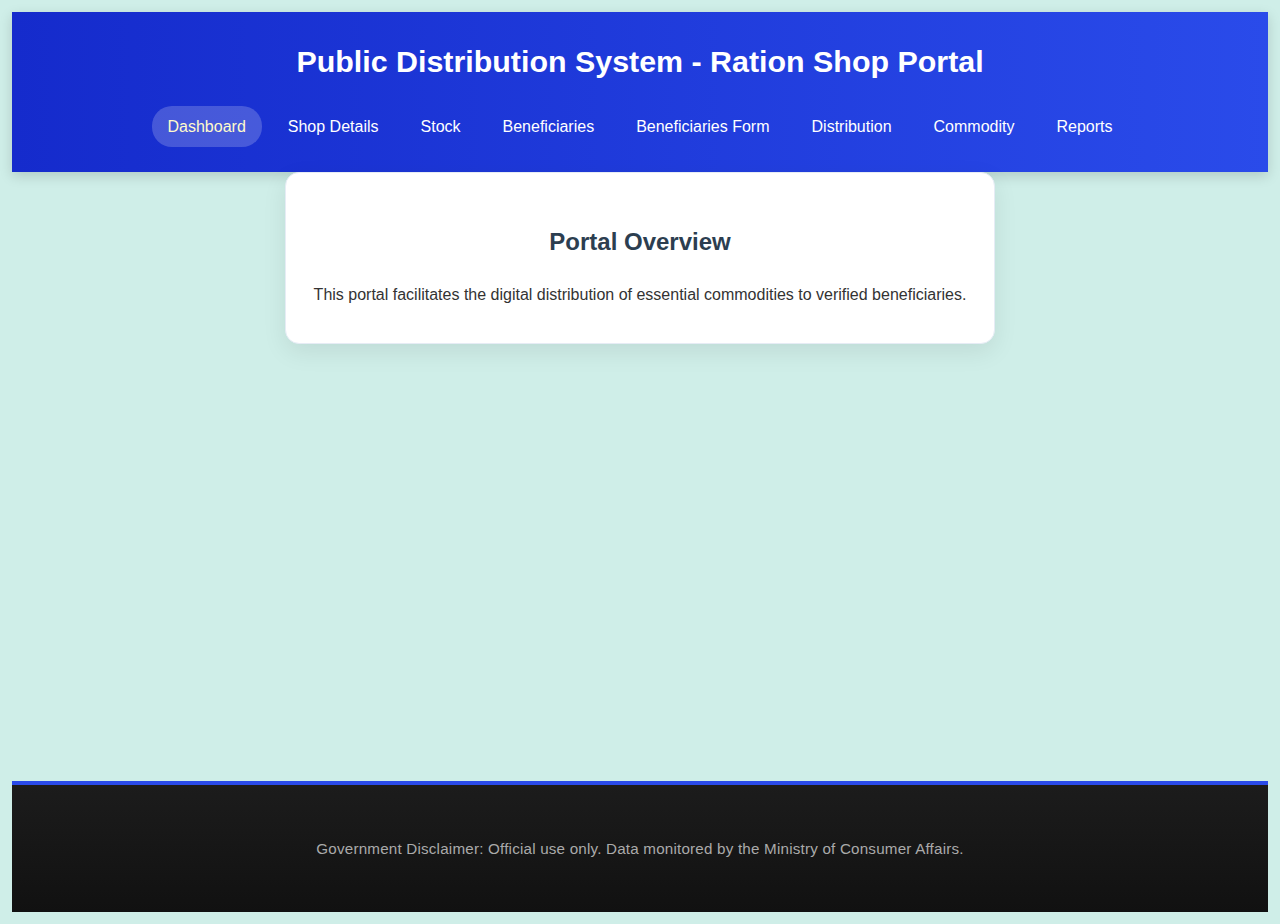
<file: Exp 1/index.html>
<!DOCTYPE html>
<html lang="en">
<head>
    <meta charset="UTF-8">
    <meta name="viewport" content="width=device-width, initial-scale=1.0">
    <title>Public Distribution System</title>
    <link rel="stylesheet" href="style.css">
</head>
<body class="home-page">

    <header>
        <h1>Public Distribution System - Ration Shop Portal</h1>
        <nav>
            <a href="index.html" class="active">Dashboard</a>
            <a href="card-details.html">Shop Details</a>
            <a href="stock-list.html">Stock</a>
            <a href="beneficiary-category.html">Beneficiaries</a>
            <a href="beneficiary-form.html">Beneficiaries Form</a>
            <a href="distribution-table.html">Distribution</a>
            <a href="commodity-gallery.html">Commodity</a>
            <a href="important-links.html">Reports</a>
        </nav>
    </header>


    <main>
        <h2>Portal Overview</h2>
        <p>This portal facilitates the digital distribution of essential commodities to verified beneficiaries.</p>        
    </main>

    <footer class="home-footer">
        <p>Government Disclaimer: Official use only. Data monitored by the Ministry of Consumer Affairs.</p>
    </footer>

    <script src="javascript/script.js"></script>
</body>
</html>
</file>
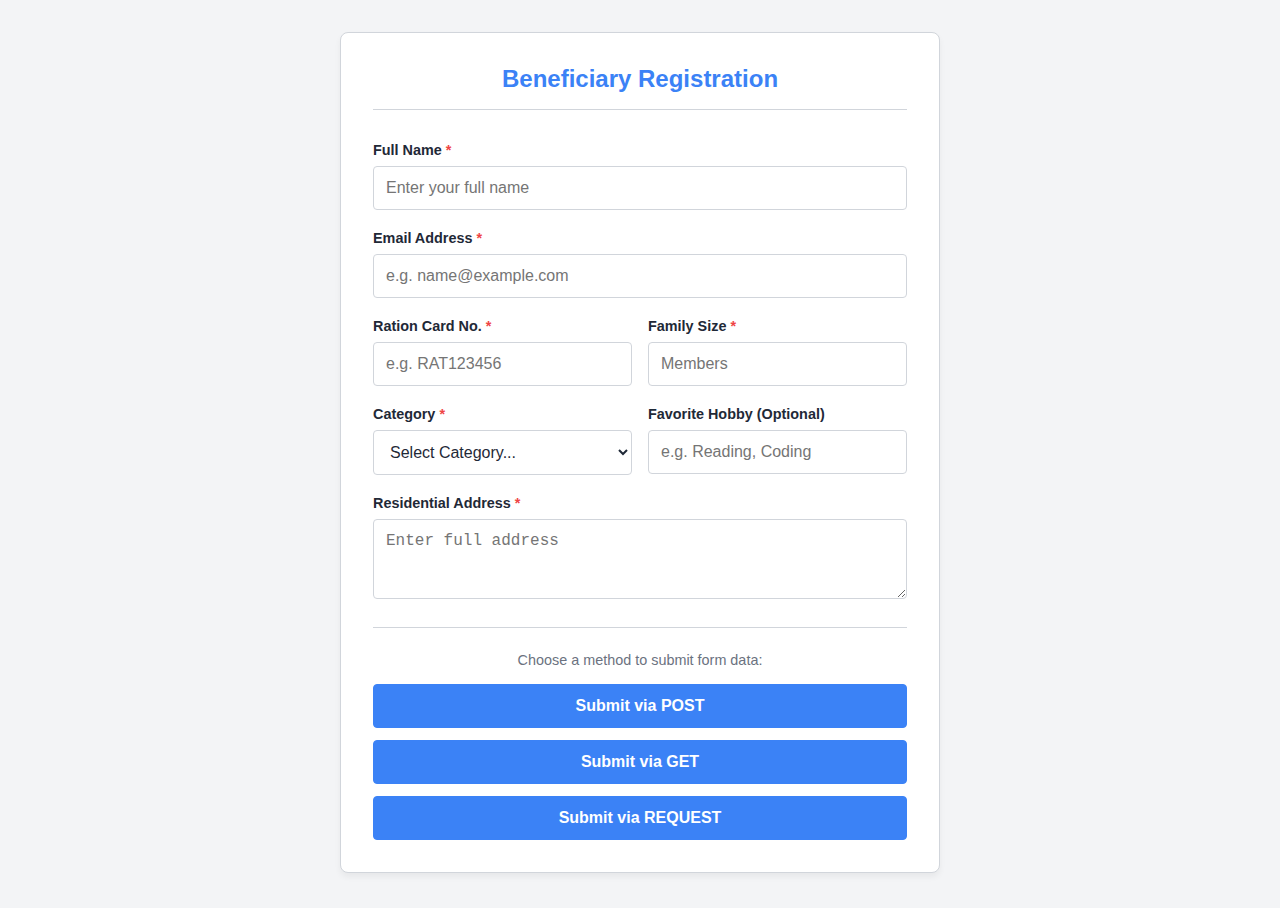
<file: Exp_2/index.html>
<!doctype html>
<html lang="en">
  <head>
    <meta charset="UTF-8" />
    <meta name="viewport" content="width=device-width, initial-scale=1.0" />
    <title>Dynamic PHP Web Application</title>
    <link href="https://fonts.googleapis.com/css2?family=Outfit:wght@300;400;600;700&display=swap" rel="stylesheet">
    <link rel="stylesheet" href="style.css" />
  </head>
  <body>
    <div class="background-elements">
      <div class="blob blob-1"></div>
      <div class="blob blob-2"></div>
    </div>
    
    <div class="container-card form-wrapper">
      <div class="header-section">
        <h2>Beneficiary Registration</h2>
      </div>

      <form id="registrationForm" action="#" method="POST">
        <div class="form-group">
          <label class="form-label" for="fullName">Full Name <span class="required">*</span></label>
          <input type="text" id="fullName" name="fullName" placeholder="Enter your full name" class="form-input" />
          <div class="error-msg" id="nameError"></div>
        </div>

        <div class="form-group">
          <label class="form-label" for="email">Email Address <span class="required">*</span></label>
          <input type="email" id="email" name="email" placeholder="e.g. name@example.com" class="form-input" />
          <div class="error-msg" id="emailError"></div>
        </div>

        <div class="form-group form-row">
          <div class="flex-1">
            <label class="form-label" for="rationNumber">Ration Card No. <span class="required">*</span></label>
            <input type="text" id="rationNumber" name="rationNumber" placeholder="e.g. RAT123456" class="form-input" />
            <div class="error-msg" id="rationError"></div>
          </div>
          <div class="flex-1">
            <label class="form-label" for="familySize">Family Size <span class="required">*</span></label>
            <input type="number" id="familySize" name="familySize" min="1" placeholder="Members" class="form-input" />
            <div class="error-msg" id="familyError"></div>
          </div>
        </div>

        <div class="form-group form-row">
          <div class="flex-1">
            <label class="form-label" for="category">Category <span class="required">*</span></label>
            <select id="category" name="category" class="form-select">
              <option value="">Select Category...</option>
              <option value="APL">APL</option>
              <option value="BPL">BPL</option>
              <option value="AAY">Antyodaya (AAY)</option>
            </select>
            <div class="error-msg" id="categoryError"></div>
          </div>
          <div class="flex-1">
            <label class="form-label" for="hobby">Favorite Hobby (Optional)</label>
            <input type="text" id="hobby" name="hobby" placeholder="e.g. Reading, Coding" class="form-input" />
          </div>
        </div>

        <div class="form-group">
          <label class="form-label" for="address">Residential Address <span class="required">*</span></label>
          <textarea id="address" name="address" rows="3" placeholder="Enter full address" class="form-textarea"></textarea>
          <div class="error-msg" id="addressError"></div>
        </div>

        <div class="submit-actions">
          <p class="submit-hint">Choose a method to submit form data:</p>
          <div class="btn-group">
            <button type="button" class="submit-btn btn-post" data-method="POST" data-action="post_registration.php">
              Submit via POST
            </button>
            <button type="button" class="submit-btn btn-get" data-method="GET" data-action="get_registration.php">
              Submit via GET
            </button>
            <button type="button" class="submit-btn btn-request" data-method="POST" data-action="request_registration.php">
              Submit via REQUEST
            </button>
          </div>
        </div>
      </form>
    </div>
    
    <script src="script.js"></script>
  </body>
</html>
</file>
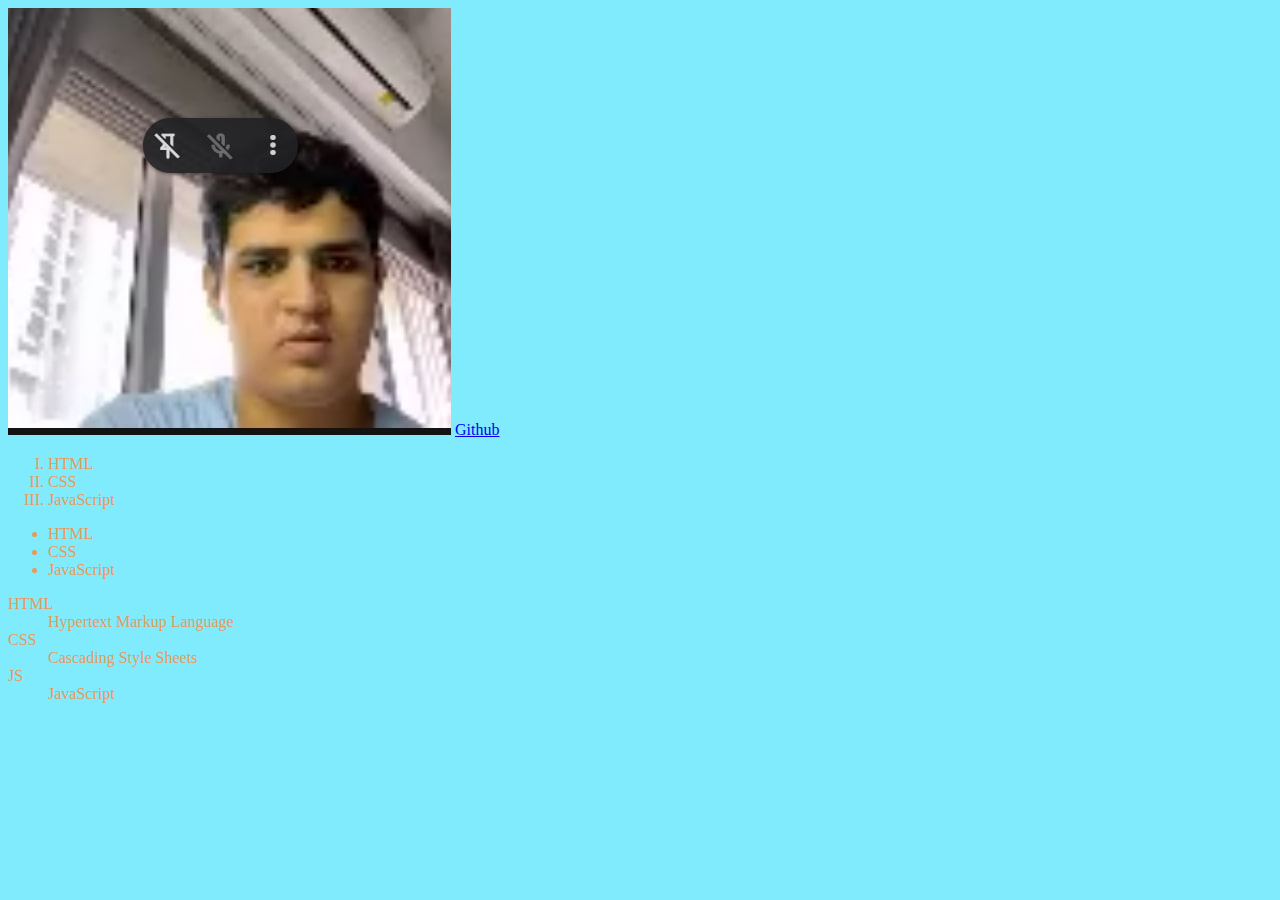
<file: HTML/index.html>
<!DOCTYPE html>
<html lang="en">
<head>
    <meta charset="UTF-8">
    <meta name="viewport" content="width=device-width, initial-scale=1.0">
    <title>Avaneesh B</title>
</head>
<body style="background-color: rgba(93, 230, 251, 0.793); color: rgba(247, 142, 67, 0.886);">
    <!-- <h1> Helllllo Wolrd! </h1>
    <hr>
    <h2> Helllllo Wolrd! </h2>
    <h3> Helllllo Wolrd! </h3>
    <h4> Helllllo Wolrd! </h4>
    <h5> Helllllo Wolrd! </h5>
    <h6> Helllllo Wolrd! </h6> -->

    <!-- <p> This is paragraph</p>
    <p> This is paragraph 2</p> -->

    <!-- <p>This is  <br> a paragraph <br> with line break</p> -->
     
    <!-- <pre>
        My Bonnie lies over the ocean.
        Oh, bring back my Bonnie to me.
    </pre> -->

    <!-- <h1 style="text-align: center; color: cornflowerblue; font-size:medium;"> Avaneesh B </h1> -->
     
    <!-- <p><b> This text is bold</b></p>
    <p><strong> This text is strong</strong></p> -->

    <!-- <p><i>This text is italic.</i></p>
    <p><em>This text is emphasized.</em></p> -->

    <!-- <h2> Html <small> by Avaneesh B</small> Formatting </h2> -->

    <!-- <h2>This is <mark>Marked</mark> value.</h2>
    <p>My favourite food is <del>shawrma</del> pizza</p> -->

    <!-- <p> H<sub>2</sub>O</p> -->
    <!-- <p>X<sup>2</sup></p> -->

    <img src="Screenshot 2025-08-19 155136.jpg" alt="Aryan Barve beware of this guy">

    <a href="https://github.com/Vroom101" > Github </a>

    <ol type="I">
        <li> HTML </li>
        <li> CSS </li>
        <li> JavaScript </li>
    </ol>

    <ul>
        <li> HTML </li>
        <li> CSS </li>
        <li> JavaScript </li>
    </ul>

    <dl>
        <dt> HTML </dt>
        <dd> Hypertext Markup Language </dd>

        <dt> CSS </dt>
        <dd> Cascading Style Sheets </dd>

        <dt> JS </dt>
        <dd> JavaScript </dd>
    </dl>
</body>
</html>
</file>
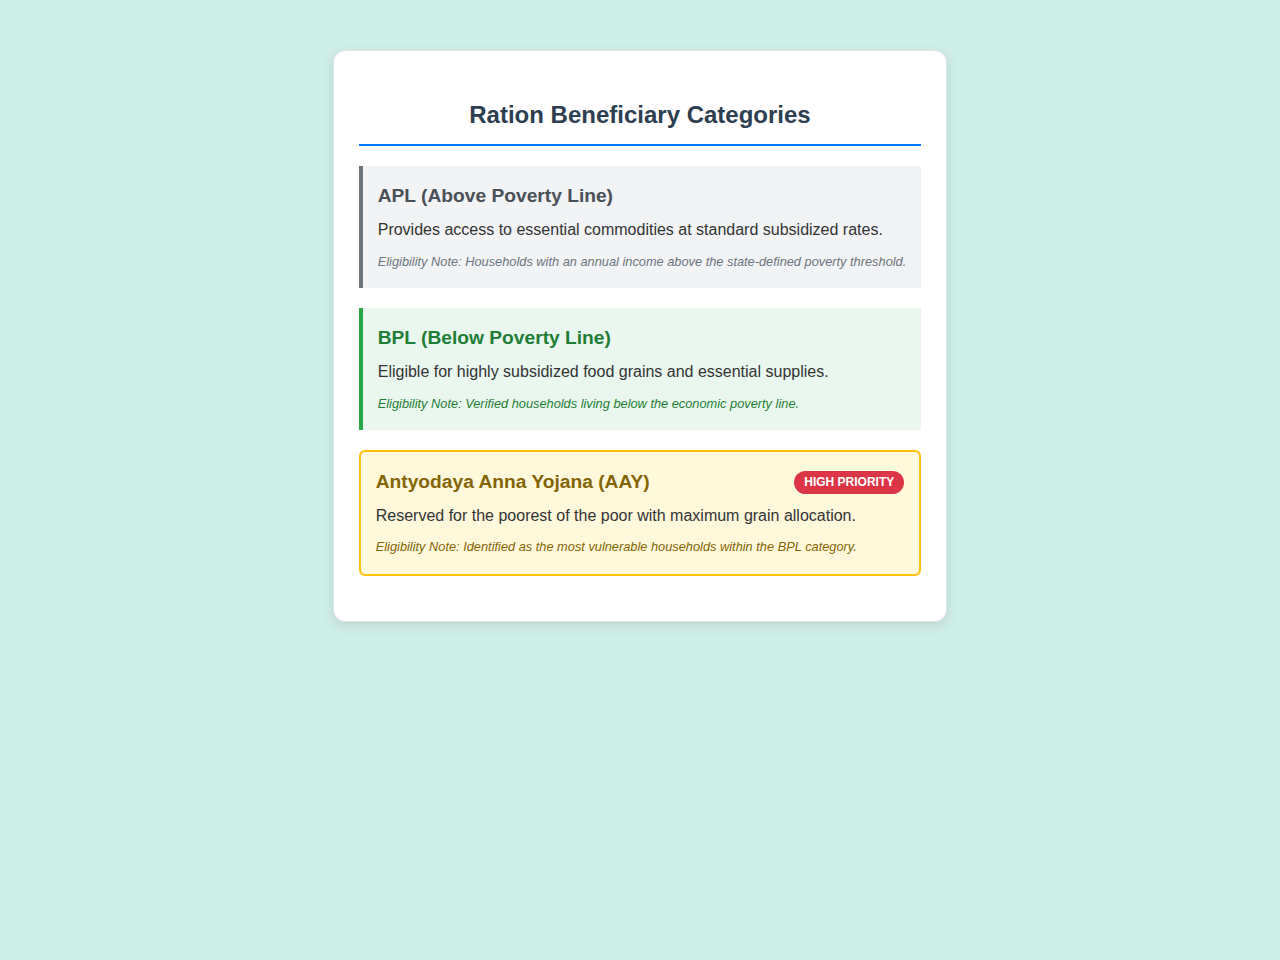
<file: Exp 1/beneficiary-category.html>
<!doctype html>
<html lang="en">
  <head>
    <meta charset="UTF-8" />
    <title>Beneficiary Category Information</title>
    <link rel="stylesheet" href="style.css" />
  </head>
  <body class="cat-page">
    <div class="container-card cat-container">
      <h2 class="cat-header">Ration Beneficiary Categories</h2>

      <div class="cat-card apl">
        <strong style="font-size: 1.2em">APL (Above Poverty Line)</strong>
        <p style="margin: 5px 0">
          Provides access to essential commodities at standard subsidized rates.
        </p>
        <small
          ><em
            >Eligibility Note: Households with an annual income above the
            state-defined poverty threshold.</em
          ></small
        >
      </div>

      <div class="cat-card bpl">
        <strong style="font-size: 1.2em">BPL (Below Poverty Line)</strong>
        <p style="margin: 5px 0">
          Eligible for highly subsidized food grains and essential supplies.
        </p>
        <small
          ><em
            >Eligibility Note: Verified households living below the economic
            poverty line.</em
          ></small
        >
      </div>

      <div class="cat-card aay">
        <div
          style="
            display: flex;
            justify-content: space-between;
            align-items: center;
          "
        >
          <strong style="font-size: 1.2em">Antyodaya Anna Yojana (AAY)</strong>
          <span class="priority-badge">HIGH PRIORITY</span>
        </div>
        <p style="margin: 5px 0; font-weight: 500">
          Reserved for the poorest of the poor with maximum grain allocation.
        </p>
        <small
          ><em
            >Eligibility Note: Identified as the most vulnerable households
            within the BPL category.</em
          ></small
        >
      </div>
    </div>
    <script src="javascript/script.js"></script>
  </body>
</html>
</file>
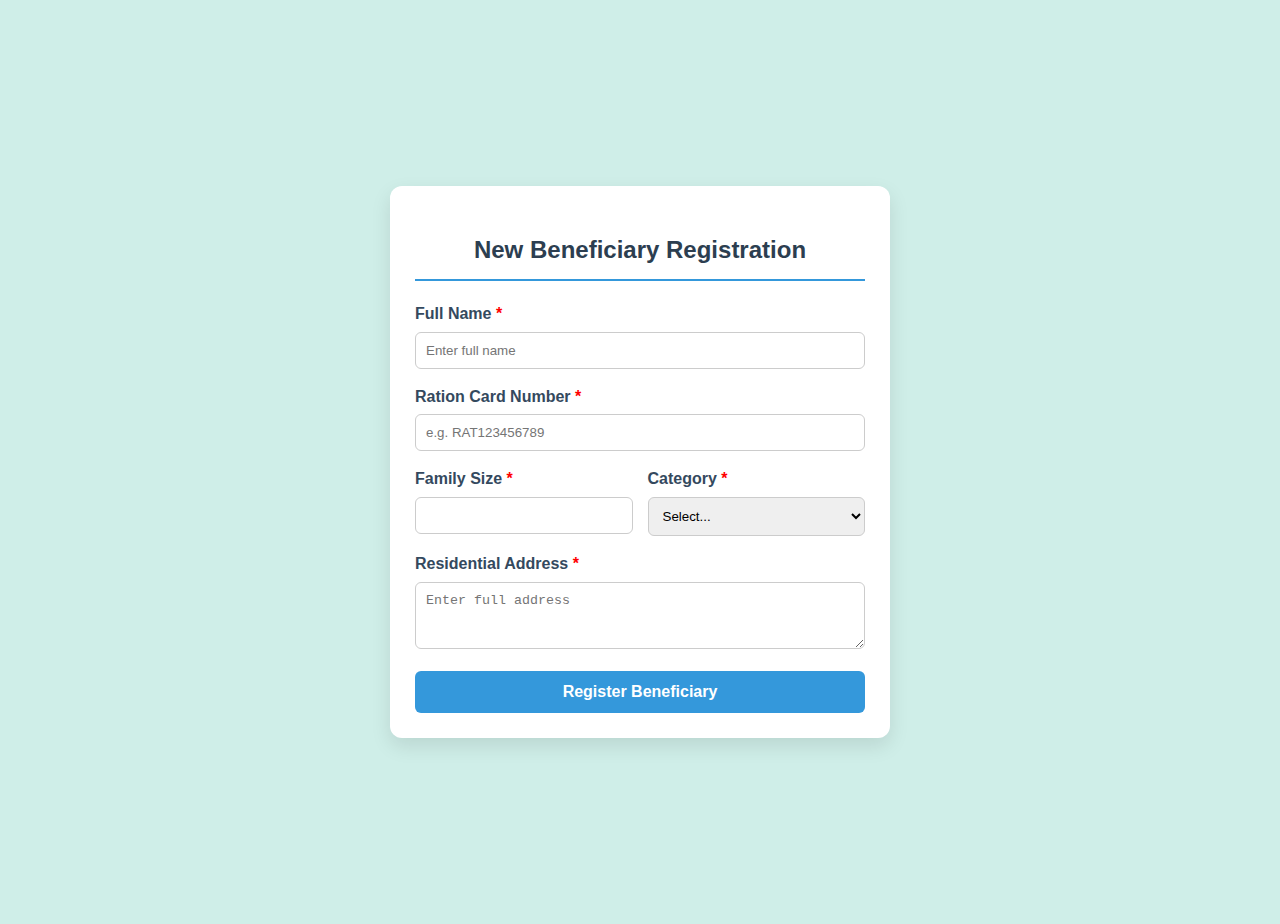
<file: Exp 1/beneficiary-form.html>
<!doctype html>
<html lang="en">
  <head>
    <meta charset="UTF-8" />
    <title>Beneficiary Registration Form</title>
    <link rel="stylesheet" href="style.css" />
  </head>
  <body class="form-page">
    <div class="container-card form-wrapper">
      <h2 style="border-bottom: 2px solid #3498db; padding-bottom: 10px">
        New Beneficiary Registration
      </h2>

      <form action="#" method="POST">
        <div class="form-group">
          <label class="form-label"
            >Full Name <span style="color: red">*</span></label
          >
          <input
            type="text"
            name="fullName"
            placeholder="Enter full name"
            required
            class="form-input"
          />
        </div>

        <div class="form-group">
          <label class="form-label"
            >Ration Card Number <span style="color: red">*</span></label
          >
          <input
            type="text"
            name="rationNumber"
            placeholder="e.g. RAT123456789"
            required
            class="form-input"
          />
        </div>

        <div class="form-group form-row">
          <div style="flex: 1">
            <label class="form-label"
              >Family Size <span style="color: red">*</span></label
            >
            <input
              type="number"
              name="familySize"
              min="1"
              required
              class="form-input"
            />
          </div>
          <div style="flex: 1">
            <label class="form-label"
              >Category <span style="color: red">*</span></label
            >
            <select name="category" required class="form-select">
              <option value="">Select...</option>
              <option value="APL">APL</option>
              <option value="BPL">BPL</option>
              <option value="AAY">Antyodaya (AAY)</option>
            </select>
          </div>
        </div>

        <div class="form-group">
          <label class="form-label"
            >Residential Address <span style="color: red">*</span></label
          >
          <textarea
            name="address"
            rows="3"
            placeholder="Enter full address"
            required
            class="form-textarea"
            style="resize: vertical"
          ></textarea>
        </div>

        <button type="submit" class="submit-btn">Register Beneficiary</button>
      </form>
    </div>
    <script src="javascript/script.js"></script>
  </body>
</html>
</file>
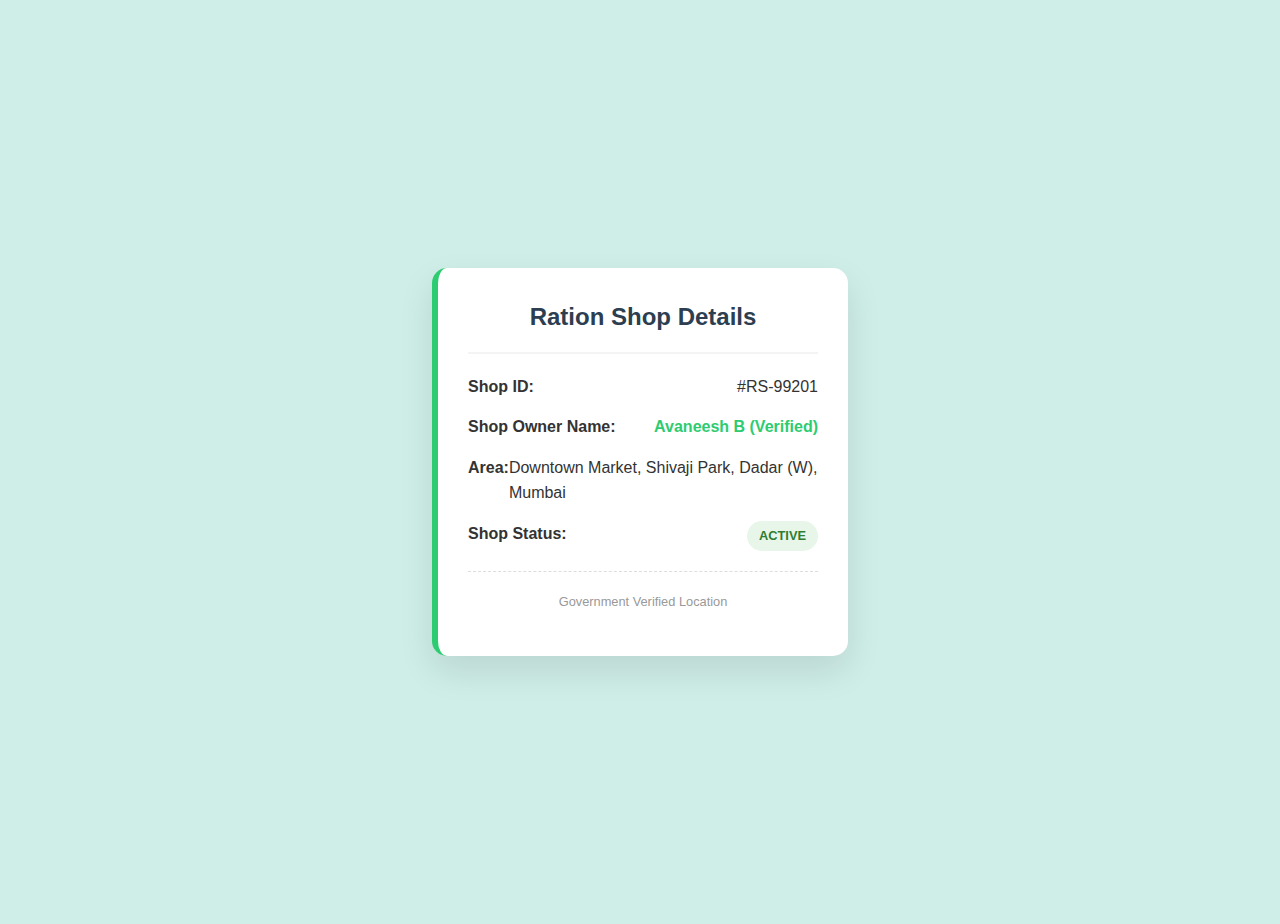
<file: Exp 1/card-details.html>
<!doctype html>
<html lang="en">
  <head>
    <meta charset="UTF-8" />
    <meta name="viewport" content="width=device-width, initial-scale=1.0" />
    <title>Shop Information Card</title>
    <link rel="stylesheet" href="style.css" />
  </head>
  <body class="card-layout">
    <div class="shop-card">
      <h2>Ration Shop Details</h2>

      <div class="detail-row">
        <strong>Shop ID:</strong>
        <span>#RS-99201</span>
      </div>

      <div class="detail-row">
        <strong>Shop Owner Name:</strong>
        <span>Avaneesh B</span>
      </div>

      <div class="detail-row">
        <strong>Area:</strong>
        <span>Downtown Market, Shivaji Park, Dadar (W), Mumbai</span>
      </div>

      <div class="detail-row">
        <strong>Shop Status:</strong>
        <span class="status-badge">ACTIVE</span>
      </div>

      <hr style="border: 0; border-top: 1px dashed #ddd; margin: 20px 0" />
      <p style="text-align: center; color: #999; font-size: 0.8em">
        Government Verified Location
      </p>
    </div>
    <script src="javascript/script.js"></script>
  </body>
</html>
</file>
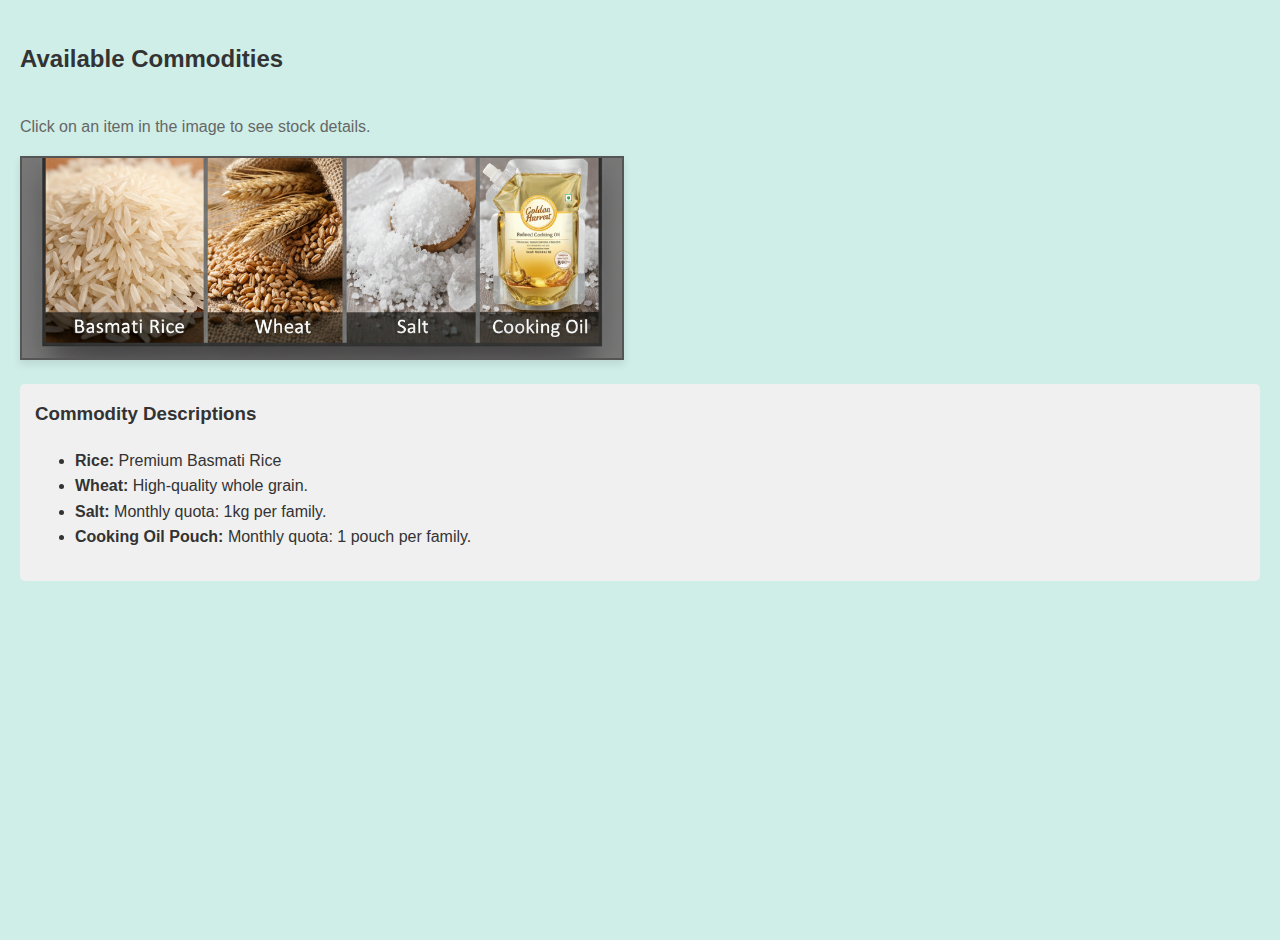
<file: Exp 1/commodity-gallery.html>
<!doctype html>
<html lang="en">
  <head>
    <meta charset="UTF-8" />
    <title>Commodity Gallery</title>
    <link rel="stylesheet" href="style.css" />
  </head>
  <body class="gallery-page">
    <h2 style="text-align: left; color: #333">Available Commodities</h2>
    <p style="color: #666">
      Click on an item in the image to see stock details.
    </p>

    <img
      src="allfour.png"
      width="600"
      height="200"
      alt="Ration Commodities Map"
      usemap="#commoditymap"
      class="gallery-img"
    />

    <map name="commoditymap">
      <area
        shape="rect"
        coords="0,0,200,200"
        alt="Rice"
        href="stock-list.html"
        title="View Rice Stock"
      />
      <area
        shape="rect"
        coords="201,0,400,200"
        alt="Wheat"
        href="stock-list.html"
        title="View Wheat Stock"
      />
      <area
        shape="rect"
        coords="401,0,600,200"
        alt="Sugar"
        href="stock-list.html"
        title="View Salt Stock"
      />
      <area
        shape="rect"
        coords="801,0,600,200"
        alt="Cooking Oil"
        href="stock-list.html"
        title="View Cooking oil Stock"
      />
    </map>

    <section class="gallery-desc">
      <h3 style="margin-top: 0">Commodity Descriptions</h3>
      <ul>
        <li><strong>Rice:</strong> Premium Basmati Rice</li>
        <li><strong>Wheat:</strong> High-quality whole grain.</li>
        <li><strong>Salt:</strong> Monthly quota: 1kg per family.</li>
        <li>
          <strong>Cooking Oil Pouch:</strong> Monthly quota: 1 pouch per family.
        </li>
      </ul>
    </section>
  </body>
</html>
</file>
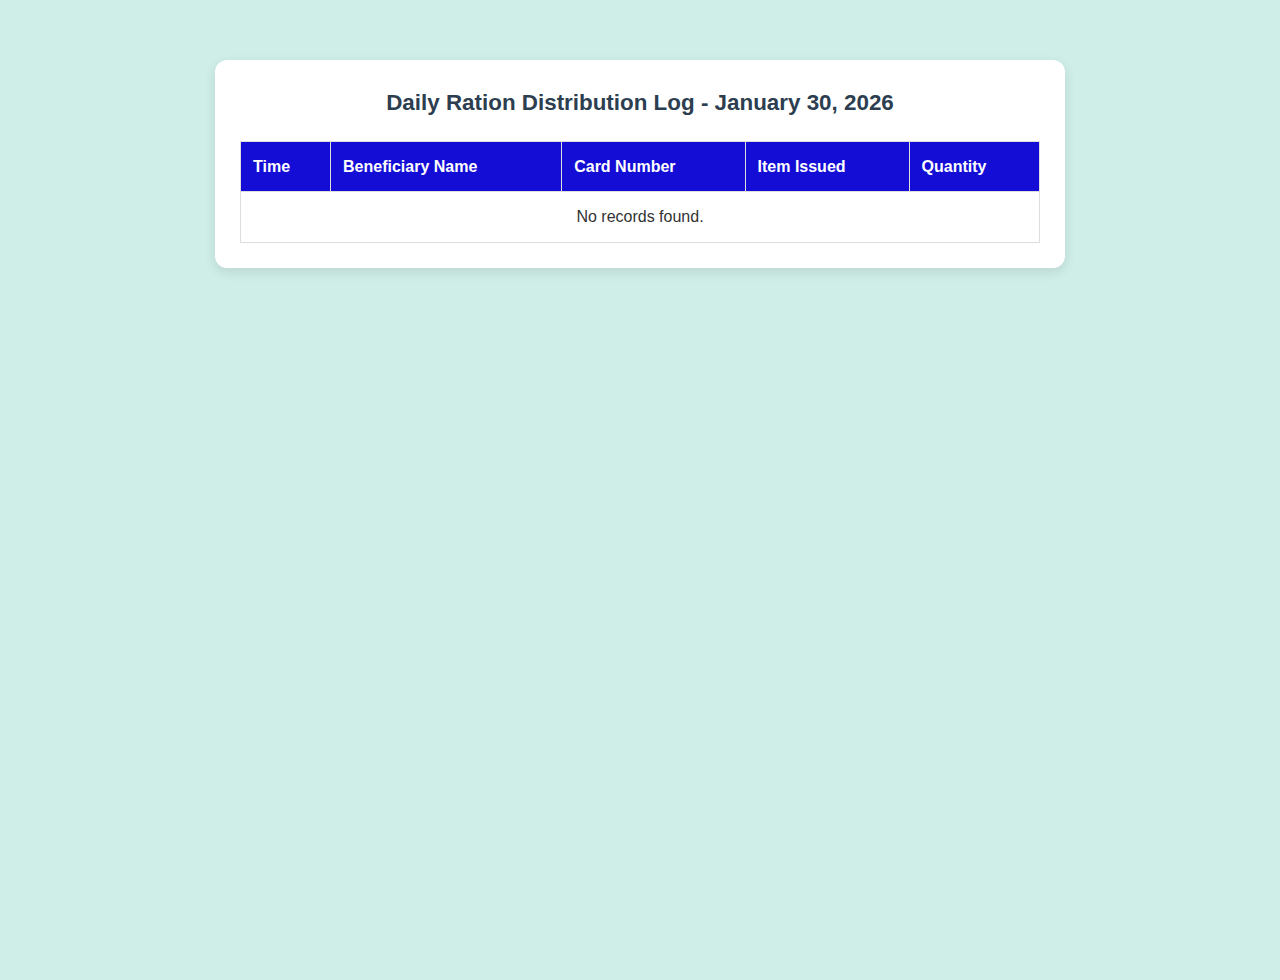
<file: Exp 1/distribution-table.html>
<!doctype html>
<html lang="en">
  <head>
    <meta charset="UTF-8" />
    <title>Daily Distribution Records</title>
    <link rel="stylesheet" href="style.css" />
  </head>
  <body class="dist-page">
    <div class="container-card dist-container">
      <table class="dist-table">
        <caption
          style="
            font-size: 1.4em;
            font-weight: bold;
            margin-bottom: 20px;
            color: #2c3e50;
          "
        >
          Daily Ration Distribution Log - January 30, 2026
        </caption>
        <thead>
          <tr>
            <th>Time</th>
            <th>Beneficiary Name</th>
            <th>Card Number</th>
            <th>Item Issued</th>
            <th>Quantity</th>
          </tr>
        </thead>
        <tbody>
          <tr>
            <td>09:15 AM</td>
            <td>Amit Sharma</td>
            <td>RAT882910</td>
            <td>Basmati Rice</td>
            <td>10 kg</td>
          </tr>
          <tr>
            <td>10:30 AM</td>
            <td>Priya Patil</td>
            <td>RAT112233</td>
            <td>Wheat Flour</td>
            <td>5 kg</td>
          </tr>
          <tr>
            <td>11:45 AM</td>
            <td>John Doe</td>
            <td>RAT556677</td>
            <td>Sunflower Oil</td>
            <td>2 L</td>
          </tr>
          <tr>
            <td>01:20 PM</td>
            <td>Suresh Raina</td>
            <td>RAT449900</td>
            <td>Salt</td>
            <td>2 kg</td>
          </tr>
        </tbody>
      </table>
    </div>
    <script src="javascript/script.js"></script>
  </body>
</html>
</file>
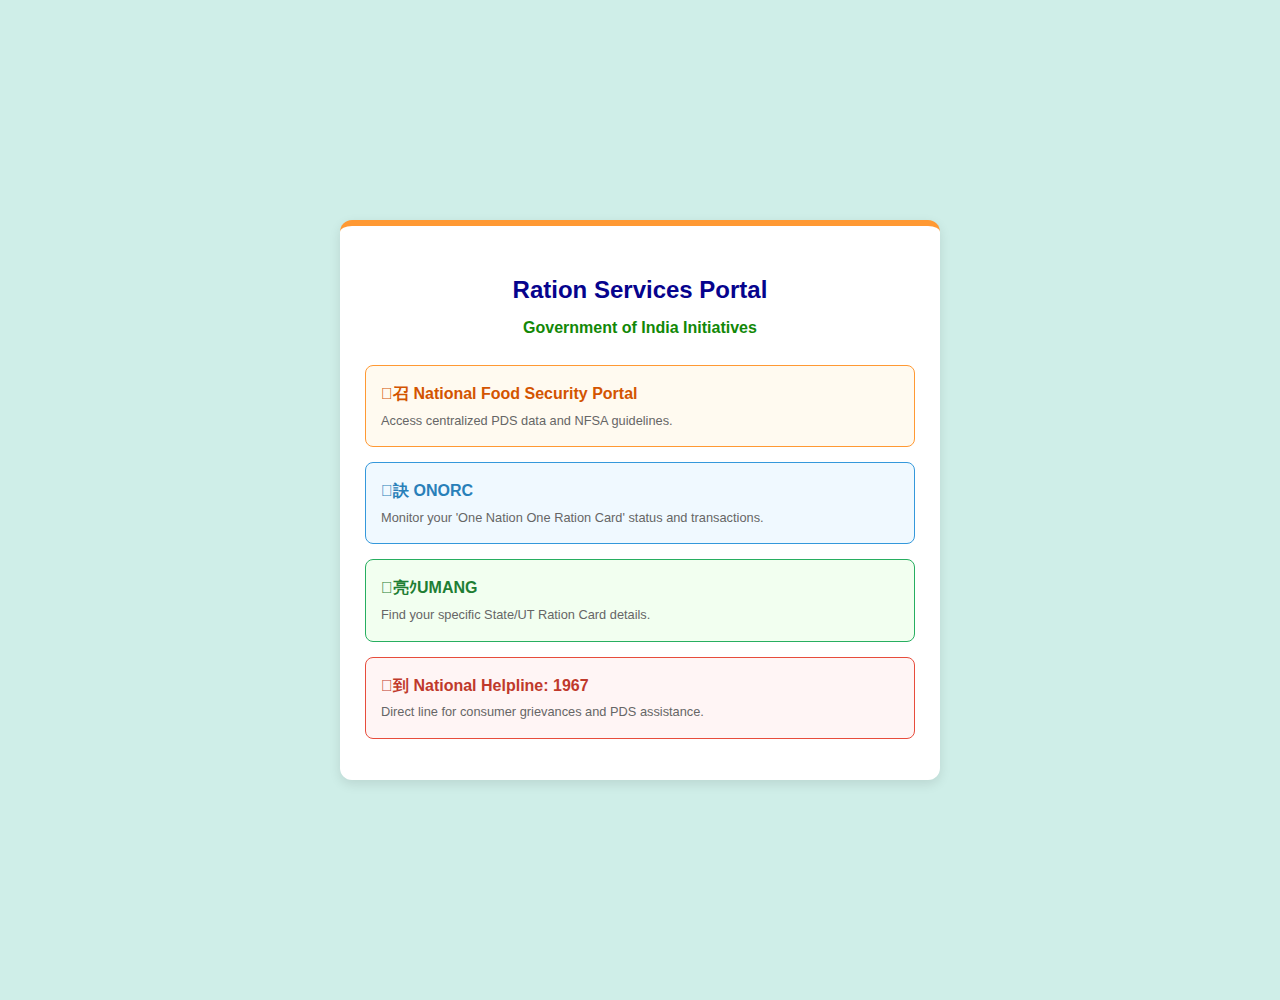
<file: Exp 1/important-links.html>
<!doctype html>
<html lang="en">
  <head>
    <meta charset="UTF-8" />
    <title>Indian PDS - Important Links</title>
    <link rel="stylesheet" href="style.css" />
  </head>
  <body class="links-page">
    <div class="container-card links-container">
      <div style="text-align: center; margin-bottom: 25px">
        <h2 style="color: #06038d; margin-bottom: 5px">
          Ration Services Portal
        </h2>
        <p style="color: #128807; font-weight: bold; margin-top: 0">
          Government of India Initiatives
        </p>
      </div>

      <ul style="list-style: none; padding: 0">
        <li>
          <a href="https://nfsa.gov.in/" target="_blank" class="link-item nfsa">
            <strong>召 National Food Security Portal</strong>
            <div style="font-size: 0.8em; color: #666; margin-top: 4px">
              Access centralized PDS data and NFSA guidelines.
            </div>
          </a>
        </li>
        <li>
          <a
            href="https://controllerofrationing-mumbai.gov.in/en/scheme/onorc-one-nation-one-ration-card/"
            target="_blank"
            class="link-item onorc"
          >
            <strong>訣 ONORC</strong>
            <div style="font-size: 0.8em; color: #666; margin-top: 4px">
              Monitor your 'One Nation One Ration Card' status and transactions.
            </div>
          </a>
        </li>
        <li>
          <a
            href="https://web.umang.gov.in/landing/department/mera-ration.html"
            target="_blank"
            class="link-item umang"
          >
            <strong>亮ｸUMANG</strong>
            <div style="font-size: 0.8em; color: #666; margin-top: 4px">
              Find your specific State/UT Ration Card details.
            </div>
          </a>
        </li>
        <li>
          <a href="tel:1967" class="link-item helpline">
            <strong>到 National Helpline: 1967</strong>
            <div style="font-size: 0.8em; color: #666; margin-top: 4px">
              Direct line for consumer grievances and PDS assistance.
            </div>
          </a>
        </li>
      </ul>
    </div>
  </body>
</html>
</file>
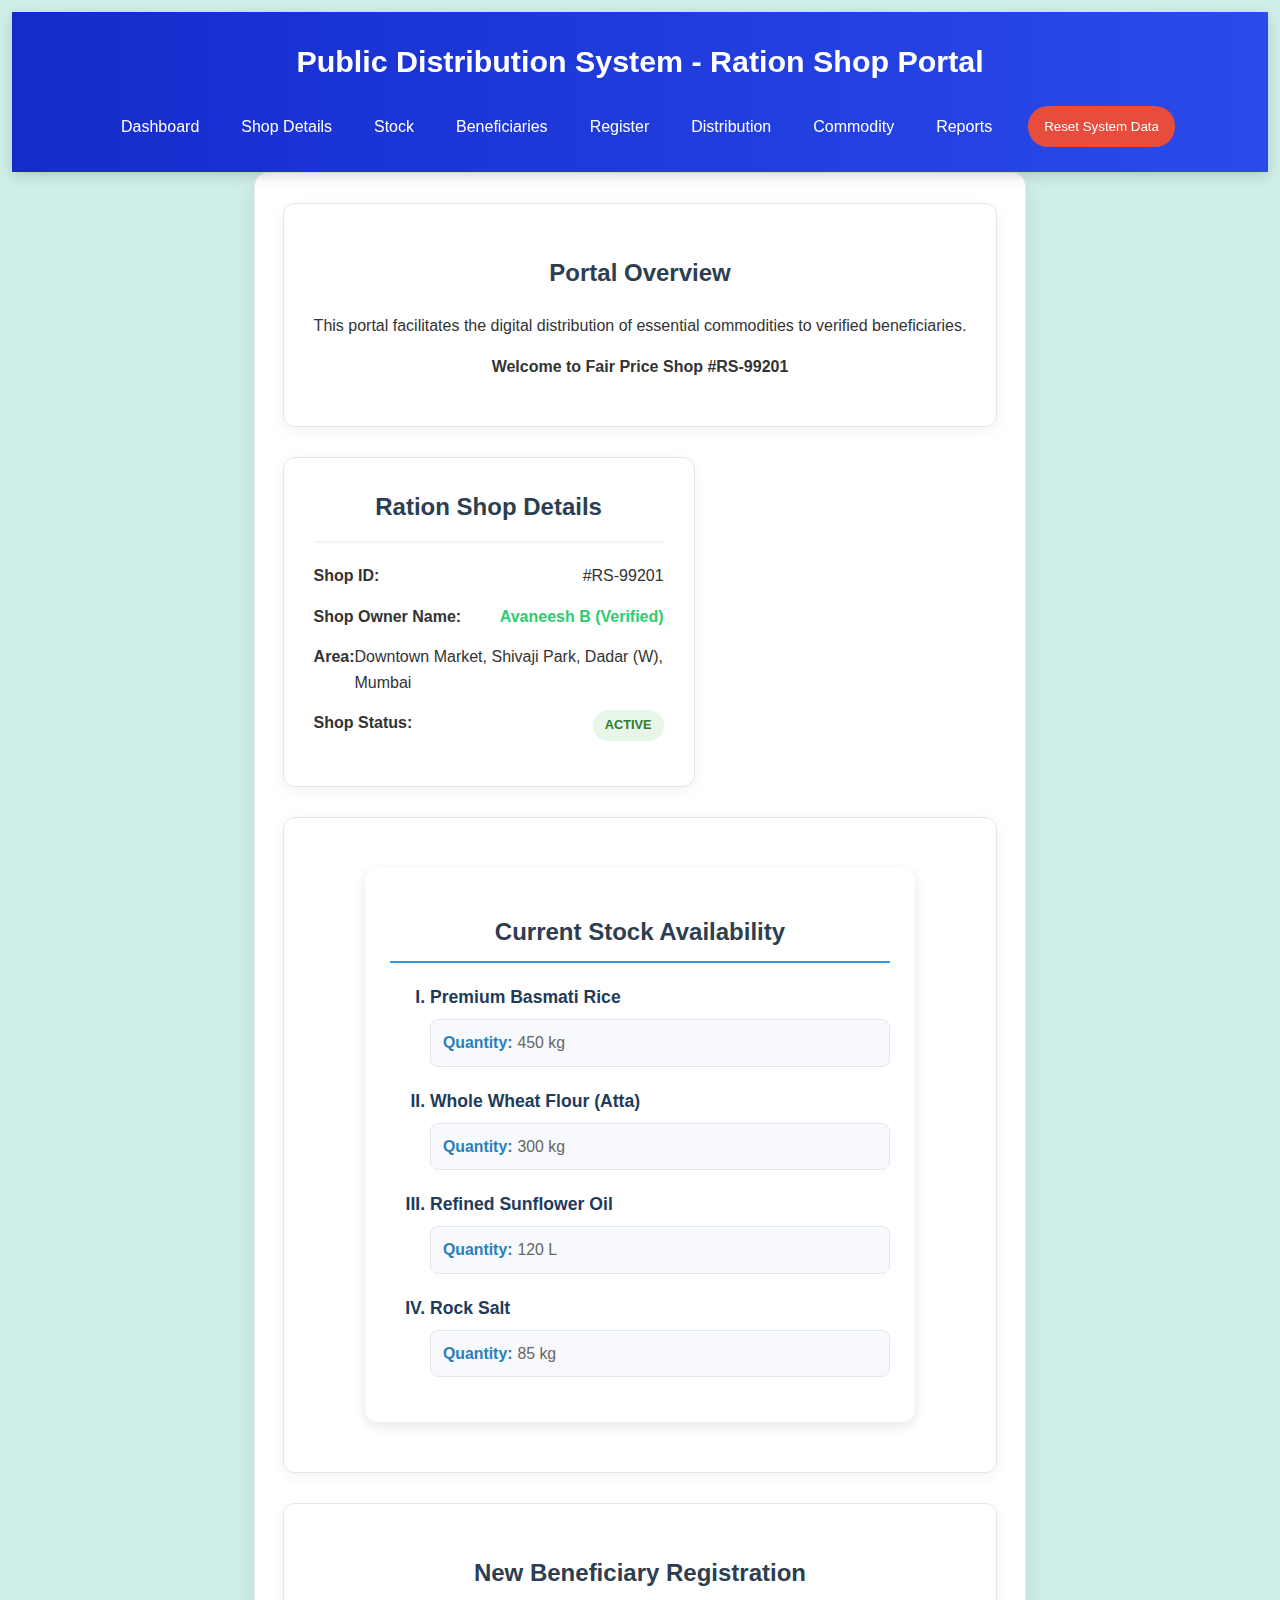
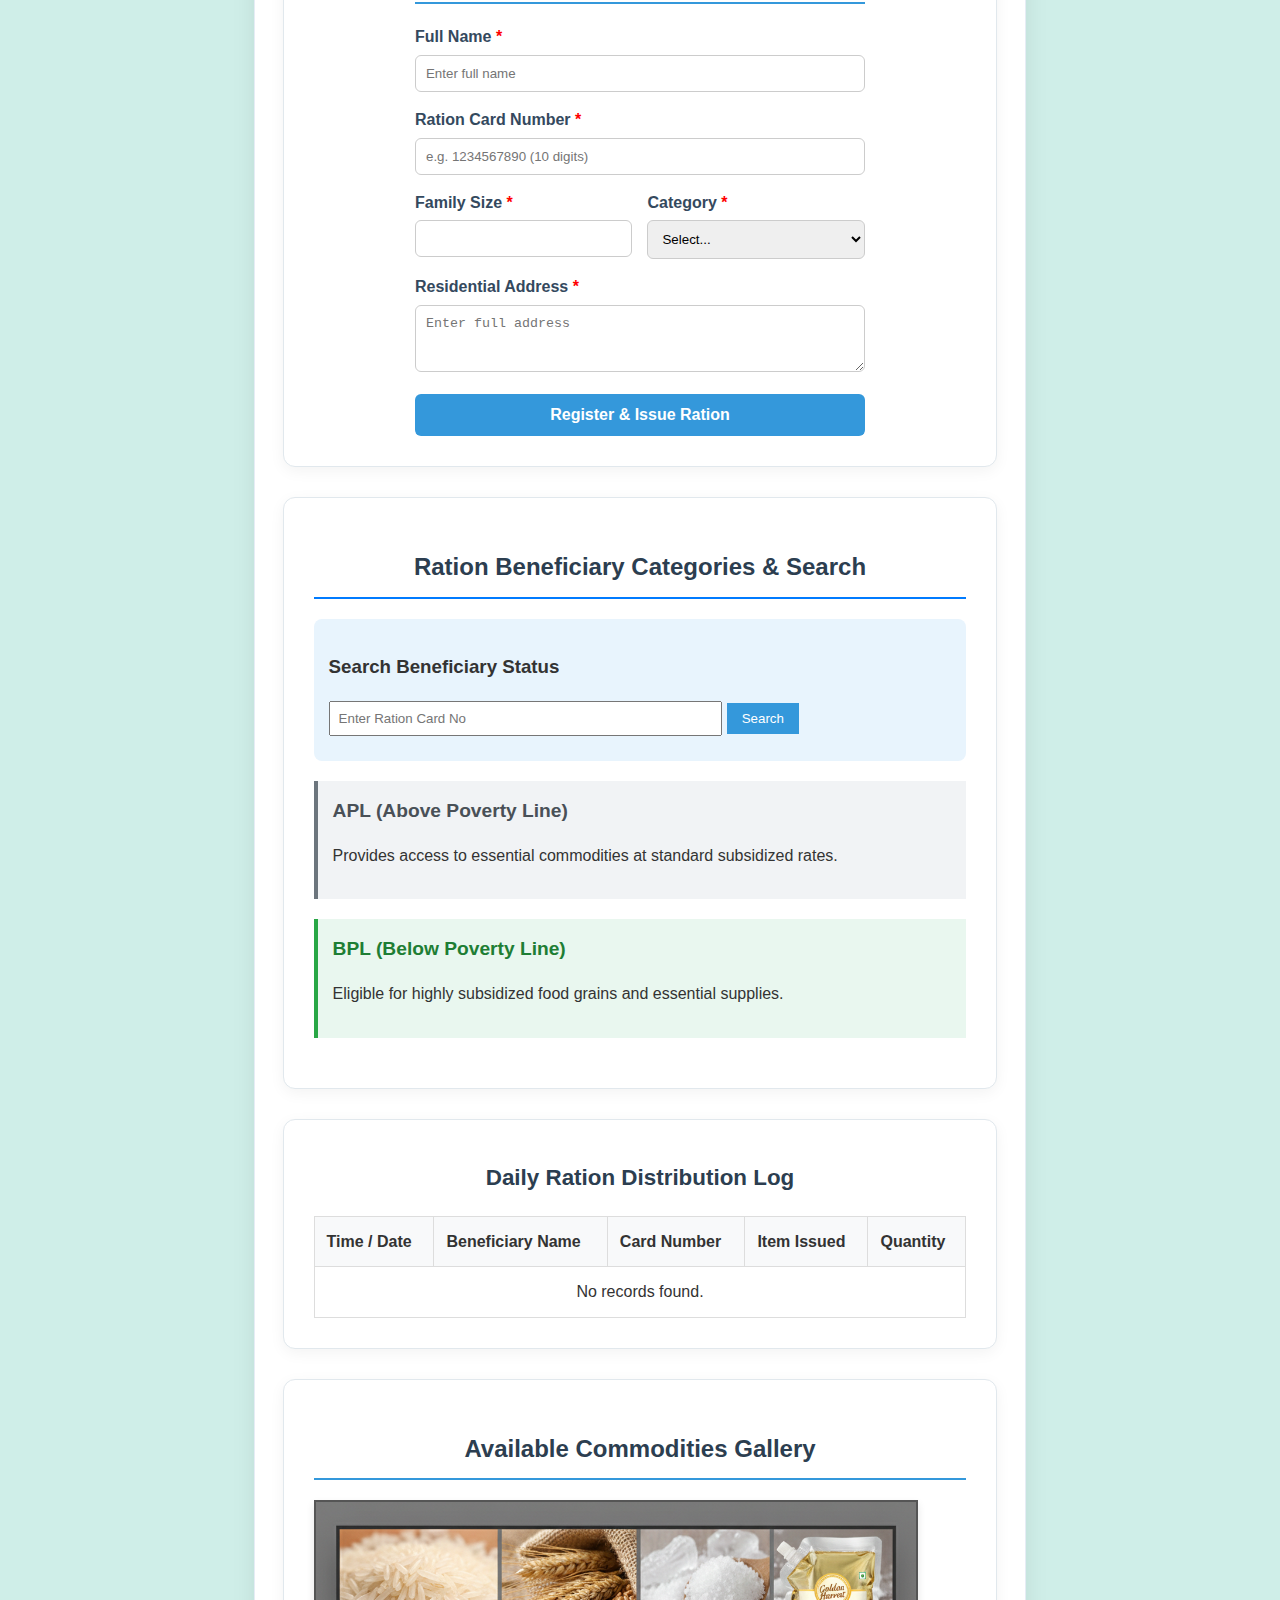
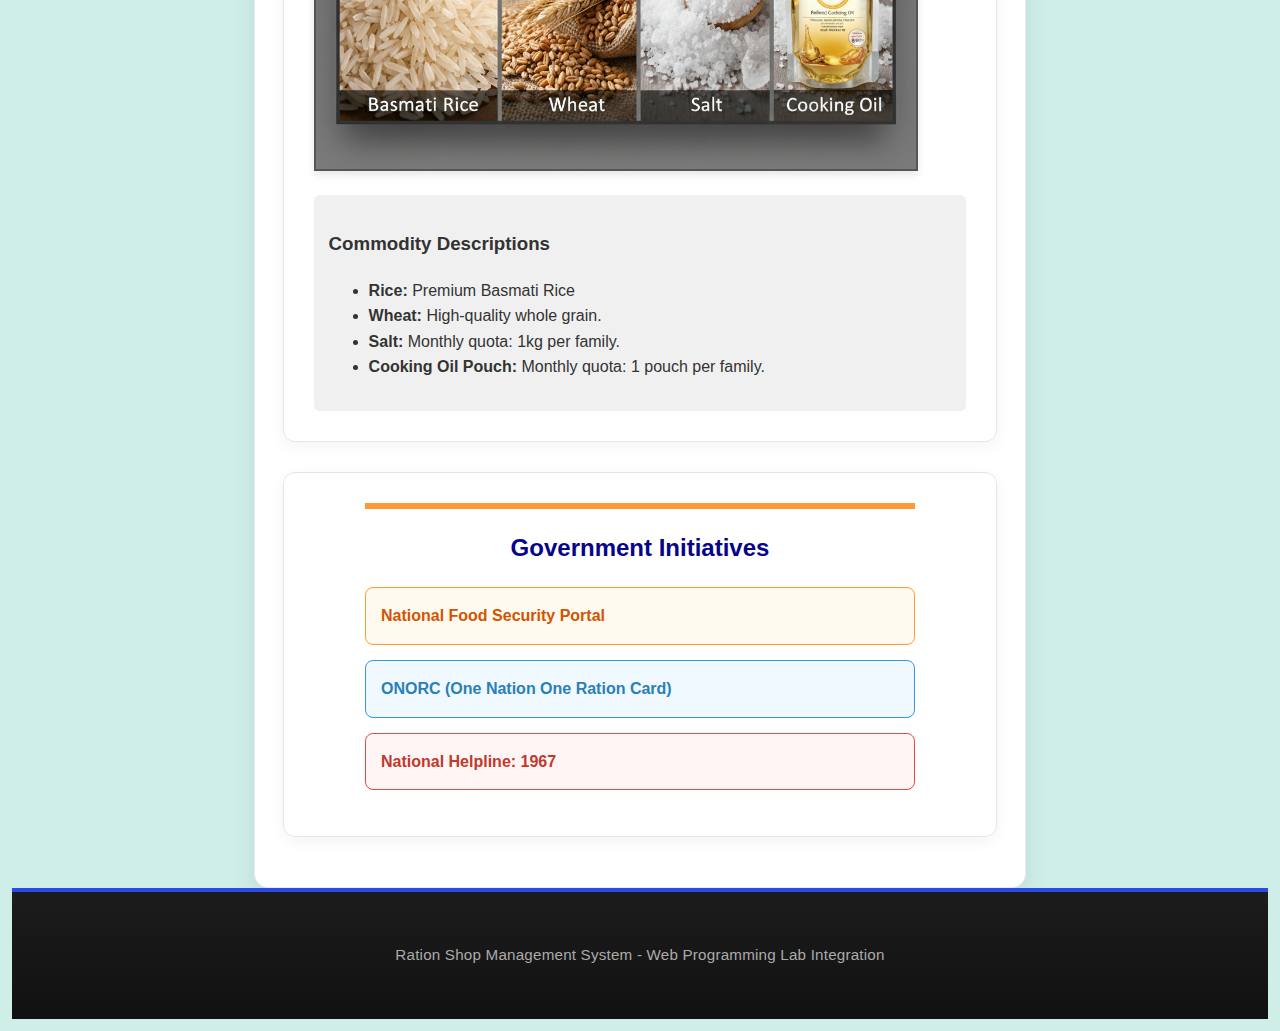
<file: Exp 1/integrated.html>
<!DOCTYPE html>
<html lang="en">
<head>
    <meta charset="UTF-8">
    <meta name="viewport" content="width=device-width, initial-scale=1.0">
    <title>Ration Shop Management System</title>
    <link rel="stylesheet" href="style.css">
    <style>
        html { scroll-behavior: smooth; }
        .section-container {
            background: #fff;
            padding: 30px;
            margin-bottom: 30px;
            border-radius: 12px;
            box-shadow: 0 4px 15px rgba(0,0,0,0.05);
            border: 1px solid #e1e8ed;
        }
        .section-header {
            border-bottom: 2px solid #3498db;
            padding-bottom: 10px;
            margin-bottom: 20px;
            color: #2c3e50;
        }
        .error-message {
            color: red;
            font-size: 0.9em;
            margin-top: 5px;
        }
        .stock-alert {
            color: red;
            font-weight: bold;
            animation: blink 1s infinite;
        }
        @keyframes blink { 50% { opacity: 0; } }
        table { width: 100%; border-collapse: collapse; margin-top: 10px; }
        th, td { border: 1px solid #ddd; padding: 12px; text-align: left; }
        th { background-color: #f8f9fa; color: #333; }
        header { position: sticky; top: 0; z-index: 1000; }
    </style>
</head>
<body class="home-page">

    <header>
        <h1>Public Distribution System - Ration Shop Portal</h1>
        <nav>
            <a href="#dashboard">Dashboard</a>
            <a href="#shop-details">Shop Details</a>
            <a href="#stock-section">Stock</a>
            <a href="#categories">Beneficiaries</a>
            <a href="#registration">Register</a>
            <a href="#distribution">Distribution</a>
            <a href="#gallery">Commodity</a>
            <a href="#links">Reports</a>
            <button id="resetBtn" style="margin-left: 10px; padding: 8px 16px; background-color: #e74c3c; color: white; border: none; border-radius: 20px; cursor: pointer; font-weight: 500;">Reset System Data</button>
        </nav>
    </header>

    <main>

        <section id="dashboard" class="section-container" style="text-align: center;">
            <h2>Portal Overview</h2>
            <p>This portal facilitates the digital distribution of essential commodities to verified beneficiaries.</p>
            <p><strong>Welcome to Fair Price Shop #RS-99201</strong></p>
        </section>

        <section id="shop-details" class="section-container shop-card">
            <h2 class="section-header">Ration Shop Details</h2>
            <div class="detail-row">
                <strong>Shop ID:</strong> <span>#RS-99201</span>
            </div>
            <div class="detail-row">
                <strong>Shop Owner Name:</strong> <span>Avaneesh B</span>
            </div>
            <div class="detail-row">
                <strong>Area:</strong> <span>Downtown Market, Shivaji Park, Dadar (W), Mumbai</span>
            </div>
            <div class="detail-row">
                <strong>Shop Status:</strong> <span class="status-badge">ACTIVE</span>
            </div>
        </section>

        <section id="stock-section" class="section-container stock-page">
            <div class="container-card stock-container">
                <h2 class="section-header">Current Stock Availability</h2>
                <ol class="stock-list">
                    <li class="stock-item">Premium Basmati Rice <dl class="stock-details"><dt class="stock-label">Quantity:</dt><dd class="stock-value">450</dd> kg</dl></li>
                    <li class="stock-item">Whole Wheat Flour (Atta) <dl class="stock-details"><dt class="stock-label">Quantity:</dt><dd class="stock-value">300</dd> kg</dl></li>
                    <li class="stock-item">Refined Sunflower Oil <dl class="stock-details"><dt class="stock-label">Quantity:</dt><dd class="stock-value">120</dd> L</dl></li>
                    <li class="stock-item">Rock Salt <dl class="stock-details"><dt class="stock-label">Quantity:</dt><dd class="stock-value">85</dd> kg</dl></li>
                </ol>
                <div id="stock-alert-container"></div>
            </div>
        </section>

        <section id="registration" class="section-container form-page">
            <div class="form-wrapper" style="margin: 0 auto; box-shadow: none;">
                <h2 class="section-header">New Beneficiary Registration</h2>
                <form id="beneficiaryForm">
                    <div class="form-group">
                        <label class="form-label">Full Name <span style="color: red">*</span></label>
                        <input type="text" name="fullName" placeholder="Enter full name" required class="form-input" />
                    </div>
                    <div class="form-group">
                        <label class="form-label">Ration Card Number <span style="color: red">*</span></label>
                        <input type="text" name="rationNumber" placeholder="e.g. 1234567890 (10 digits)" required class="form-input" />
                        <div id="ration-error" class="error-message"></div>
                    </div>
                    <div class="form-group form-row">
                        <div style="flex: 1">
                            <label class="form-label">Family Size <span style="color: red">*</span></label>
                            <input type="number" name="familySize" min="1" required class="form-input" />
                        </div>
                        <div style="flex: 1">
                            <label class="form-label">Category <span style="color: red">*</span></label>
                            <select name="category" required class="form-select">
                                <option value="">Select...</option>
                                <option value="APL">APL</option>
                                <option value="BPL">BPL</option>
                                <option value="AAY">Antyodaya (AAY)</option>
                            </select>
                        </div>
                    </div>
                    <div class="form-group">
                        <label class="form-label">Residential Address <span style="color: red">*</span></label>
                        <textarea name="address" rows="3" placeholder="Enter full address" required class="form-textarea" style="resize: vertical"></textarea>
                    </div>
                    <button type="submit" class="submit-btn" id="submit-btn">Register & Issue Ration</button>
                </form>
            </div>
        </section>

        <section id="categories" class="section-container cat-page">
            <div class="cat-container" style="max-width: 100%; border: none;">
                <h2 class="cat-header">Ration Beneficiary Categories & Search</h2>
                <div style="margin-bottom: 20px; padding: 15px; background: #e8f4fd; border-radius: 8px;">
                    <h3>Search Beneficiary Status</h3>
                    <input type="text" id="searchCardNo" placeholder="Enter Ration Card No" style="padding: 8px; width: 60%;">
                    <button id="searchBtn" style="padding: 8px 15px; background: #3498db; color: white; border: none; cursor: pointer;">Search</button>
                    <div id="searchResult" style="margin-top: 10px; font-weight: bold;"></div>
                </div>
                <div class="cat-card apl">
                    <strong style="font-size: 1.2em">APL (Above Poverty Line)</strong>
                    <p>Provides access to essential commodities at standard subsidized rates.</p>
                </div>
                <div class="cat-card bpl">
                    <strong style="font-size: 1.2em">BPL (Below Poverty Line)</strong>
                    <p>Eligible for highly subsidized food grains and essential supplies.</p>
                </div>
            </div>
        </section>

        <section id="distribution" class="section-container dist-page">
            <div class="dist-container" style="max-width: 100%;">
                <table class="dist-table">
                    <caption style="font-size: 1.4em; font-weight: bold; margin-bottom: 20px; color: #2c3e50;">
                        Daily Ration Distribution Log
                    </caption>
                    <thead>
                        <tr>
                            <th>Time / Date</th>
                            <th>Beneficiary Name</th>
                            <th>Card Number</th>
                            <th>Item Issued</th>
                            <th>Quantity</th>
                        </tr>
                    </thead>
                    <tbody></tbody>
                </table>
            </div>
        </section>

        <section id="gallery" class="section-container gallery-page">
            <h2 class="section-header">Available Commodities Gallery</h2>
            <img src="allfour.png" width="600" height="200" alt="Ration Commodities Map" usemap="#commoditymap" class="gallery-img" style="max-width: 100%; height: auto;" />
            <map name="commoditymap">
                <area shape="rect" coords="0,0,200,200" alt="Rice" href="#stock-section" title="View Rice Stock" />
                <area shape="rect" coords="201,0,400,200" alt="Wheat" href="#stock-section" title="View Wheat Stock" />
                <area shape="rect" coords="401,0,600,200" alt="Sugar" href="#stock-section" title="View Salt Stock" />
                <area shape="rect" coords="801,0,600,200" alt="Cooking Oil" href="#stock-section" title="View Cooking oil Stock" />
            </map>
            <div class="gallery-desc">
                <h3>Commodity Descriptions</h3>
                <ul>
                    <li><strong>Rice:</strong> Premium Basmati Rice</li>
                    <li><strong>Wheat:</strong> High-quality whole grain.</li>
                    <li><strong>Salt:</strong> Monthly quota: 1kg per family.</li>
                    <li><strong>Cooking Oil Pouch:</strong> Monthly quota: 1 pouch per family.</li>
                </ul>
            </div>
        </section>

        <section id="links" class="section-container links-page">
            <div class="links-container" style="margin: 0 auto;">
                <h2 style="color: #06038d; text-align: center;">Government Initiatives</h2>
                <ul style="list-style: none; padding: 0">
                    <li>
                        <a href="https://nfsa.gov.in/" target="_blank" class="link-item nfsa">
                            <strong>National Food Security Portal</strong>
                        </a>
                    </li>
                    <li>
                        <a href="https://controllerofrationing-mumbai.gov.in/" target="_blank" class="link-item onorc">
                            <strong>ONORC (One Nation One Ration Card)</strong>
                        </a>
                    </li>
                    <li>
                        <a href="tel:1967" class="link-item helpline">
                            <strong>National Helpline: 1967</strong>
                        </a>
                    </li>
                </ul>
            </div>
        </section>

    </main>

    <footer class="home-footer">
        <p>Ration Shop Management System - Web Programming Lab Integration</p>
    </footer>

    <script src="javascript/script.js"></script>
</body>
</html>
</file>
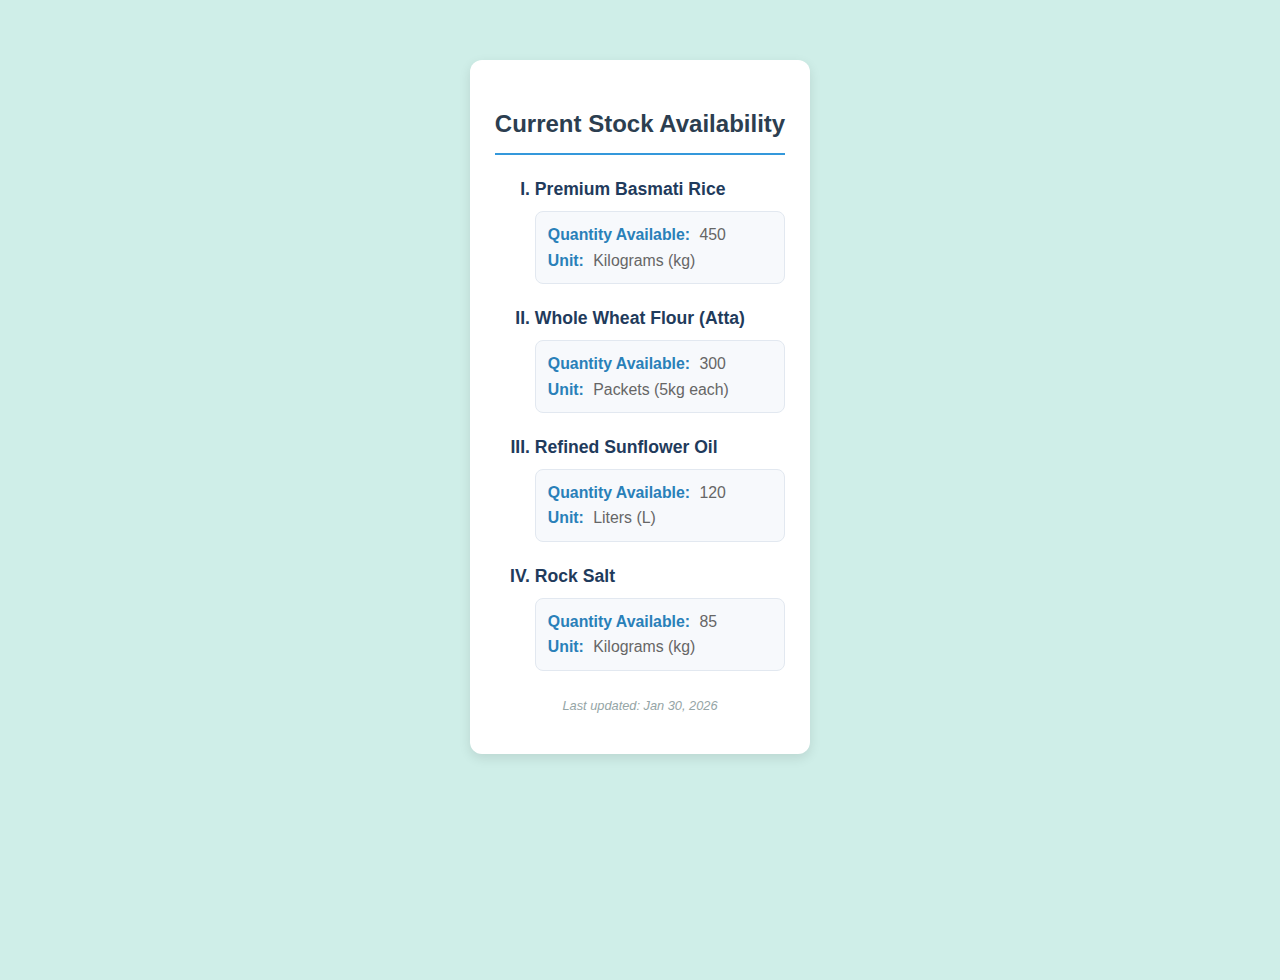
<file: Exp 1/stock-list.html>
<!doctype html>
<html lang="en">
  <head>
    <meta charset="UTF-8" />
    <title>Stock Availability List</title>
    <link rel="stylesheet" href="style.css" />
  </head>
  <body class="stock-page">
    <div class="container-card stock-container">
      <h2 style="border-bottom: 2px solid #3498db; padding-bottom: 10px">
        Current Stock Availability
      </h2>

      <ol class="stock-list">
        <li class="stock-item">
          Premium Basmati Rice
          <dl class="stock-details">
            <dt class="stock-label">Quantity Available:</dt>
            <dd class="stock-value">450</dd>
            <br />
            <dt class="stock-label">Unit:</dt>
            <dd class="stock-value">Kilograms (kg)</dd>
          </dl>
        </li>

        <li class="stock-item">
          Whole Wheat Flour (Atta)
          <dl class="stock-details">
            <dt class="stock-label">Quantity Available:</dt>
            <dd class="stock-value">300</dd>
            <br />
            <dt class="stock-label">Unit:</dt>
            <dd class="stock-value">Packets (5kg each)</dd>
          </dl>
        </li>

        <li class="stock-item">
          Refined Sunflower Oil
          <dl class="stock-details">
            <dt class="stock-label">Quantity Available:</dt>
            <dd class="stock-value">120</dd>
            <br />
            <dt class="stock-label">Unit:</dt>
            <dd class="stock-value">Liters (L)</dd>
          </dl>
        </li>

        <li class="stock-item">
          Rock Salt
          <dl class="stock-details">
            <dt class="stock-label">Quantity Available:</dt>
            <dd class="stock-value">85</dd>
            <br />
            <dt class="stock-label">Unit:</dt>
            <dd class="stock-value">Kilograms (kg)</dd>
          </dl>
        </li>
      </ol>

      <p
        style="
          margin-top: 25px;
          font-size: 0.8em;
          color: #95a5a6;
          text-align: center;
        "
      >
        <em>Last updated: Jan 30, 2026</em>
      </p>
    </div>
    <script src="javascript/script.js"></script>
  </body>
</html>
</file>
<file: Exp 1/style.css>
body {
    font-family: 'Segoe UI', Tahoma, Geneva, Verdana, sans-serif;
    margin: 0;
    padding: 12px;
    line-height: 1.6;
    color: #333;
    background-color: #cfeee8;
    min-height: 100vh;
    display: flex;
    flex-direction: column;
}

h2 {
    color: #2c3e50;
    text-align: center;
    margin-bottom: 20px;
}

main {
    padding: 30px 20px 10px;
}

body.home-page main {
    max-width: 900px;
    margin: 0 auto;
    background: #ffffff;
    border-radius: 14px;
    box-shadow: 0 8px 24px rgba(0, 0, 0, 0.08);
    padding: 30px 28px 20px;
    border: 1px solid #e6ecf5;
}

.container-card {
    background: #ffffff;
    padding: 25px;
    border-radius: 12px;
    box-shadow: 0 4px 12px rgba(0, 0, 0, 0.1);
    margin: 20px auto;
}

header {
    background: linear-gradient(90deg, #152bcc, #2a4bea);
    color: white;
    padding: 25px 20px;
    text-align: center;
    box-shadow: 0 4px 12px rgba(0,0,0,0.15);
}

header h1 {
    margin: 0 0 20px 0;
    font-weight: 600;
    font-size: 1.9rem;
}

nav {
    display: flex;
    justify-content: center;
    flex-wrap: wrap;
    gap: 10px;
}

nav a {
    color: white;
    text-decoration: none;
    font-weight: 500;
    padding: 8px 16px;
    border-radius: 20px;
    transition: background 0.3s ease;
    display: inline-block;
}

nav a:hover, nav a.active {
    background-color: rgba(255, 255, 255, 0.2);
    color: #fffbcc;
}

footer {
    background-color: #222;
    color: #aaa;
    padding: 20px;
    text-align: center;
    font-size: 0.85em;
    margin-top: auto;
}

body.home-page .home-footer {
    padding: 36px 20px;
    background: linear-gradient(180deg, #1c1c1c 0%, #111 100%);
    border-top: 4px solid #2a4bea;
    font-size: 0.95em;
    letter-spacing: 0.2px;
}

body.cat-page {
    background-color: #cfeee8;
    padding: 30px;
}

.cat-container {
    max-width: 600px;
    border: 1px solid #dee2e6;
}

.cat-header {
    border-bottom: 2px solid #007bff;
    padding-bottom: 10px;
}

.cat-card {
    margin-bottom: 20px;
    padding: 15px;
    background-color: #f1f3f5;
}

.cat-card small {
    font-size: 0.8em;
    color: #6c757d;
}

.cat-card.apl {
    border-left: 4px solid #6c757d;
}
.cat-card.apl strong { color: #495057; }

.cat-card.bpl {
    border-left: 4px solid #28a745;
    background-color: #e9f7ef;
}
.cat-card.bpl strong, .cat-card.bpl small { color: #1e7e34; }

.cat-card.aay {
    border: 2px solid #ffc107;
    background-color: #fff9db;
    border-radius: 6px;
}
.cat-card.aay strong, .cat-card.aay small { color: #856404; }

.priority-badge {
    background-color: #dc3545;
    color: white;
    padding: 2px 10px;
    border-radius: 20px;
    font-size: 0.75em;
    font-weight: bold;
    float: right;
}

body.form-page {
    background-color: #cfeee8;
    display: flex;
    justify-content: center;
    align-items: center;
    min-height: 100vh;
}

.form-wrapper {
    width: 100%;
    max-width: 450px;
    box-shadow: 0 8px 20px rgba(0, 0, 0, 0.1);
}

.form-group {
    margin-bottom: 15px;
}

.form-label {
    display: block;
    font-weight: bold;
    margin-bottom: 5px;
    color: #34495e;
}

.form-input, .form-select, .form-textarea {
    width: 100%;
    padding: 10px;
    border: 1px solid #ccc;
    border-radius: 6px;
    box-sizing: border-box;
}

.form-row {
    display: flex;
    gap: 15px;
}

.submit-btn {
    width: 100%;
    background-color: #3498db;
    color: white;
    padding: 12px;
    border: none;
    border-radius: 6px;
    font-size: 16px;
    font-weight: bold;
    cursor: pointer;
    transition: background 0.3s;
}

.submit-btn:hover {
    background-color: #2980b9;
}

body.card-layout {
    background-color: #cfeee8;
    display: flex;
    justify-content: center;
    align-items: center;
    min-height: 100vh;
}

.shop-card {
    width: 350px;
    background-color: white;
    padding: 30px;
    border-radius: 15px;
    box-shadow: 0 15px 35px rgba(0,0,0,0.1);
    border-left: 6px solid #2ecc71;
}

.shop-card h2 {
    border-bottom: 2px solid #f4f4f4;
    padding-bottom: 15px;
    margin-top: 0;
}

.detail-row {
    margin: 15px 0;
    display: flex;
    justify-content: space-between;
}

.status-badge {
    background-color: #e8f5e9;
    color: #2e7d32;
    padding: 5px 12px;
    border-radius: 20px;
    font-weight: 600;
    font-size: 0.8rem;
}

body.gallery-page {
    padding: 20px;
}

.gallery-img {
    border: 2px solid #555;
    width: 600px;
    height: 200px;
    object-fit: cover;
    display: block;
    margin-bottom: 24px;
    box-shadow: 0 4px 8px rgba(0, 0, 0, 0.1);
}
.gallery-img:hover {
    border-color: #2a4bea;
}

.gallery-desc {
    background: #f0f0f0;
    padding: 15px;
    border-radius: 5px;
}

body.dist-page {
    background-color: #cfeee8;
    padding: 40px;
    display: flex;
    flex-direction: column;
    align-items: center;
}

.dist-container {
    width: 100%;
    max-width: 800px;
}

.dist-table {
    width: 100%;
    border-collapse: collapse;
    text-align: left;
}

.dist-table th, .dist-table td {
    padding: 12px;
    border: 1px solid #ddd;
}

.dist-table thead {
    background-color: #130dd6;
    color: white;
}

.dist-table tbody tr:nth-child(even) {
    background-color: #f2f2f2;
}

.dist-table tbody tr:nth-child(odd) {
    background-color: #ffffff;
}

body.links-page {
    background-color: #cfeee8;
    display: flex;
    justify-content: center;
    padding: 50px;
}

.links-container {
    width: 100%;
    max-width: 550px;
    border-top: 6px solid #ff9933;
}

.link-item {
    display: block;
    padding: 15px;
    margin-bottom: 15px;
    border-radius: 8px;
    text-decoration: none;
    color: #333;
    transition: transform 0.2s;
}
.link-item:hover { transform: translateX(5px); }

.link-item.nfsa { background-color: #fffaf0; border: 1px solid #ff9933; }
.link-item.nfsa strong { color: #d35400; }

.link-item.onorc { background-color: #f0f9ff; border: 1px solid #3498db; }
.link-item.onorc strong { color: #2980b9; }

.link-item.umang { background-color: #f2fff0; border: 1px solid #27ae60; }
.link-item.umang strong { color: #1e7e34; }

.link-item.helpline { background-color: #fff5f5; border: 1px solid #e74c3c; }
.link-item.helpline strong { color: #c0392b; }

body.stock-page {
    background-color: #cfeee8;
    padding: 40px;
}

.stock-container {
    max-width: 500px;
}

.stock-list ol {
    padding-left: 20px;
}

.stock-list {
    list-style-type: upper-roman;
}

.stock-item {
    margin-bottom: 20px;
    color: #1f3b5c;
    font-weight: bold;
    font-size: 1.1em;
}

.stock-details {
    font-weight: normal;
    font-size: 0.9em;
    margin-top: 8px;
    color: #666;
    background: #f7f9fc;
    padding: 10px 12px;
    border-radius: 8px;
    border: 1px solid #e2e8f0;
}

.stock-label {
    display: inline;
    font-weight: bold;
    color: #2980b9;
}

.stock-value {
    display: inline;
    margin-left: 5px;
}
</file>
<file: Exp_2/style.css>
:root {
  --primary-color: #3B82F6; 
  --primary-hover: #2563EB;
  --bg-color: #F3F4F6; 
  --card-bg: #FFFFFF;
  --text-main: #1F2937; 
  --text-muted: #6B7280;
  --border-color: #D1D5DB;
  --error-color: #EF4444;
}

* {
  box-sizing: border-box;
  margin: 0;
  padding: 0;
}

body {
  font-family: Arial, sans-serif;
  background-color: var(--bg-color);
  color: var(--text-main);
  min-height: 100vh;
  display: flex;
  justify-content: center;
  align-items: center;
  padding: 2rem;
}

.background-elements {
  display: none;
}

.container-card {
  background: var(--card-bg);
  border: 1px solid var(--border-color);
  border-radius: 8px;
  padding: 2rem;
  width: 100%;
  max-width: 600px;
  box-shadow: 0 4px 6px rgba(0, 0, 0, 0.05);
}

.header-section {
  text-align: center;
  margin-bottom: 2rem;
  border-bottom: 1px solid var(--border-color);
  padding-bottom: 1rem;
}

.header-section h2 {
  font-size: 1.5rem;
  color: var(--primary-color);
}

.form-group {
  margin-bottom: 1.25rem;
}

.form-row {
  display: flex;
  gap: 1rem;
}

.flex-1 {
  flex: 1;
}

.form-label {
  display: block;
  font-size: 0.9rem;
  font-weight: 600;
  margin-bottom: 0.5rem;
}

.required {
  color: var(--error-color);
}

.form-input,
.form-select,
.form-textarea {
  width: 100%;
  padding: 0.75rem;
  border: 1px solid var(--border-color);
  border-radius: 4px;
  font-size: 1rem;
  color: var(--text-main);
  background-color: var(--card-bg);
}

.form-textarea {
  resize: vertical;
  min-height: 80px;
}

.form-input:focus,
.form-select:focus,
.form-textarea:focus {
  outline: none;
  border-color: var(--primary-color);
  box-shadow: 0 0 0 2px rgba(59, 130, 246, 0.2);
}

.error-msg {
  color: var(--error-color);
  font-size: 0.8rem;
  margin-top: 0.25rem;
  height: 14px;
  display: none;
}

.submit-actions {
  margin-top: 1.5rem;
  padding-top: 1.5rem;
  border-top: 1px solid var(--border-color);
}

.submit-hint {
  text-align: center;
  color: var(--text-muted);
  font-size: 0.9rem;
  margin-bottom: 1rem;
}

.btn-group {
  display: flex;
  gap: 0.75rem;
  flex-direction: column;
}

.submit-btn {
  width: 100%;
  padding: 0.75rem;
  border: 1px solid var(--primary-color);
  border-radius: 4px;
  background-color: var(--card-bg);
  color: var(--primary-color);
  font-size: 1rem;
  font-weight: 600;
  cursor: pointer;
  transition: background-color 0.2s, color 0.2s;
}

.submit-btn:hover {
  background-color: var(--primary-hover);
  color: white;
  border-color: var(--primary-hover);
}

/* For secondary submittals, keep them consistent */
.btn-post, .btn-get, .btn-request {
  background-color: var(--primary-color);
  color: white;
}

.btn-post:hover, .btn-get:hover, .btn-request:hover {
  background-color: var(--primary-hover);
}

/* PHP Result Styling */
.result-card {
  margin-top: 1.5rem;
  padding: 1.5rem;
  background-color: #F9FAFB;
  border: 1px solid var(--border-color);
  border-radius: 8px;
}

.result-card h3 {
  color: var(--primary-color);
  margin-bottom: 1rem;
  border-bottom: 1px solid var(--border-color);
  padding-bottom: 0.5rem;
}

.result-item {
  display: flex;
  margin-bottom: 0.5rem;
  border-bottom: 1px solid #E5E7EB;
  padding-bottom: 0.5rem;
}

.result-label {
  font-weight: 600;
  color: var(--text-muted);
  width: 150px;
}

.result-value {
  color: var(--text-main);
  flex: 1;
}

.greeting-banner {
  background-color: #EFF6FF;
  border: 1px solid #BFDBFE;
  color: #1E3A8A;
  padding: 1rem;
  border-radius: 4px;
  margin-bottom: 1.5rem;
  text-align: center;
  font-weight: 600;
}

.badge {
  background: var(--primary-color) !important;
  color: white;
  padding: 0.2rem 0.5rem;
  border-radius: 4px;
  font-size: 0.8rem;
  margin-left: 0.5rem;
}

.back-link {
  display: inline-block;
  margin-top: 1.5rem;
  color: var(--primary-color);
  text-decoration: none;
}

.back-link:hover {
  text-decoration: underline;
}

@media (max-width: 600px) {
  .form-row {
    flex-direction: column;
    gap: 0;
  }
}
</file>
